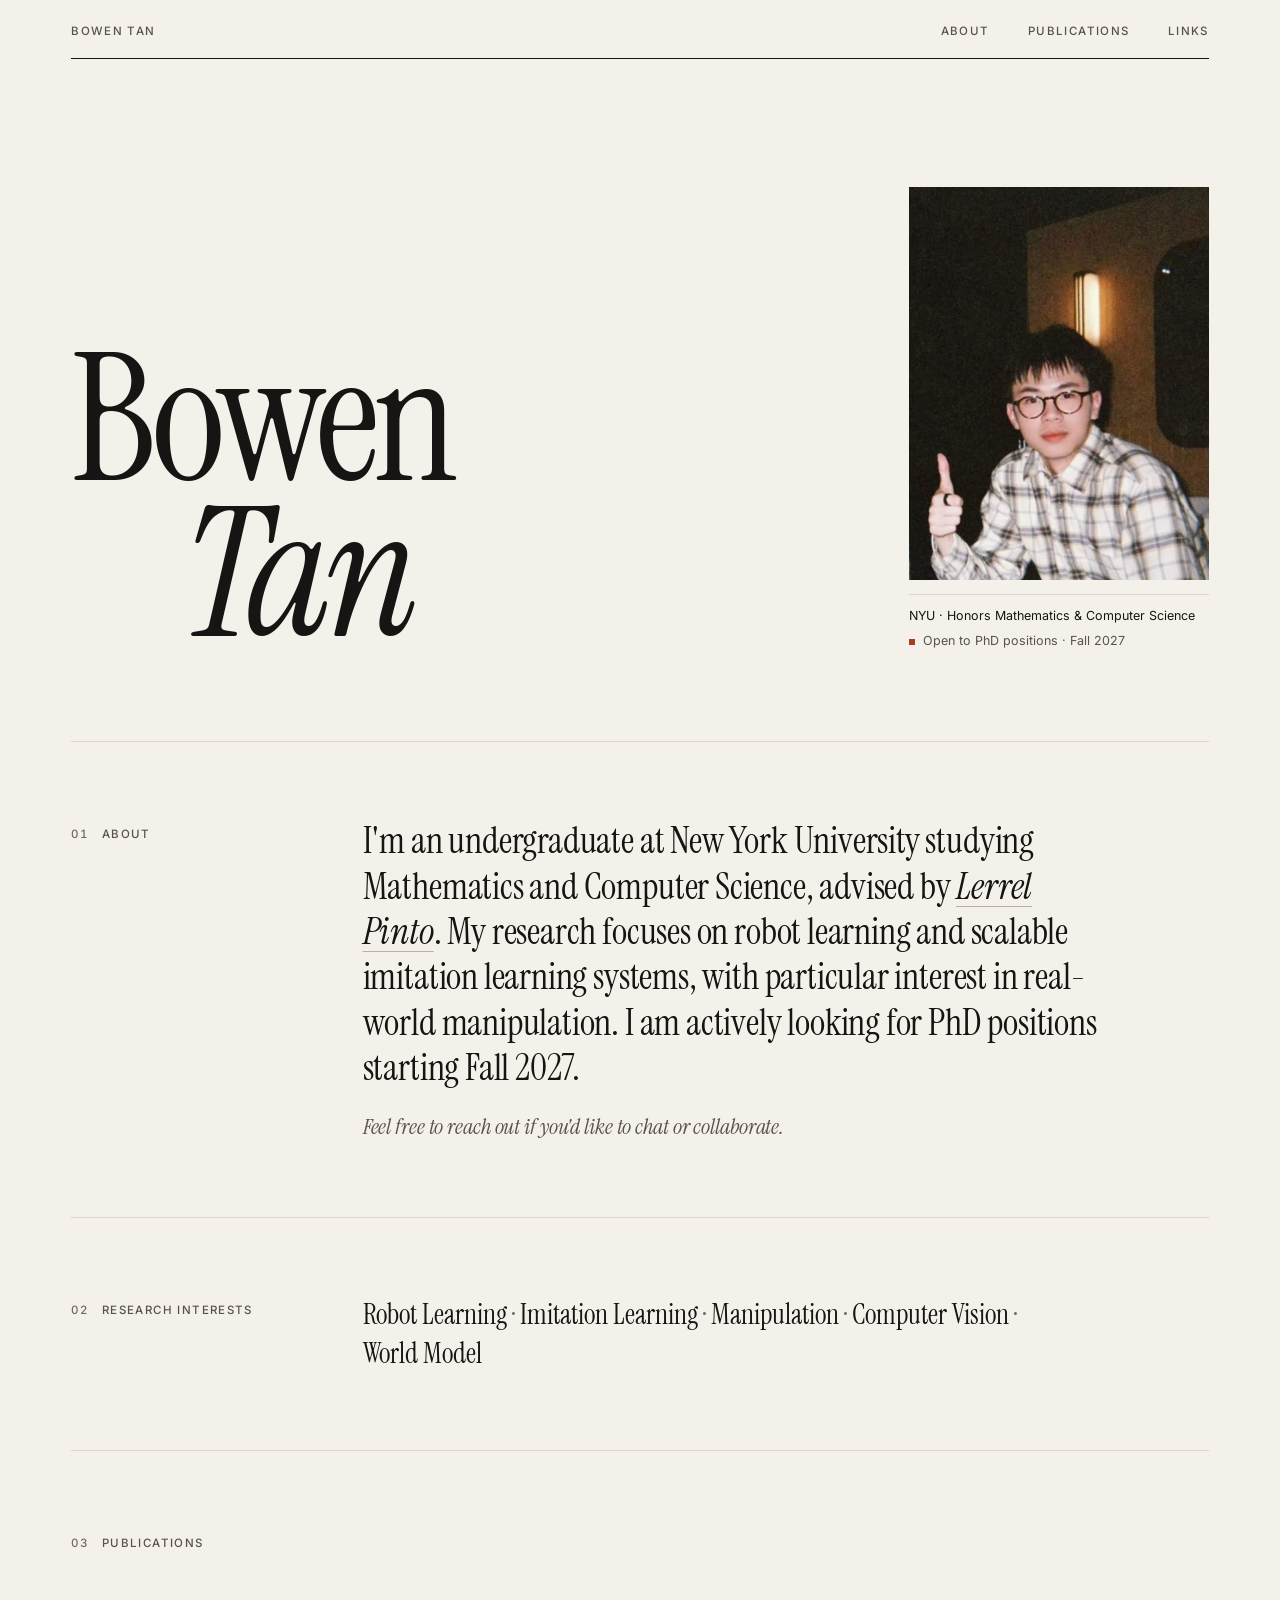
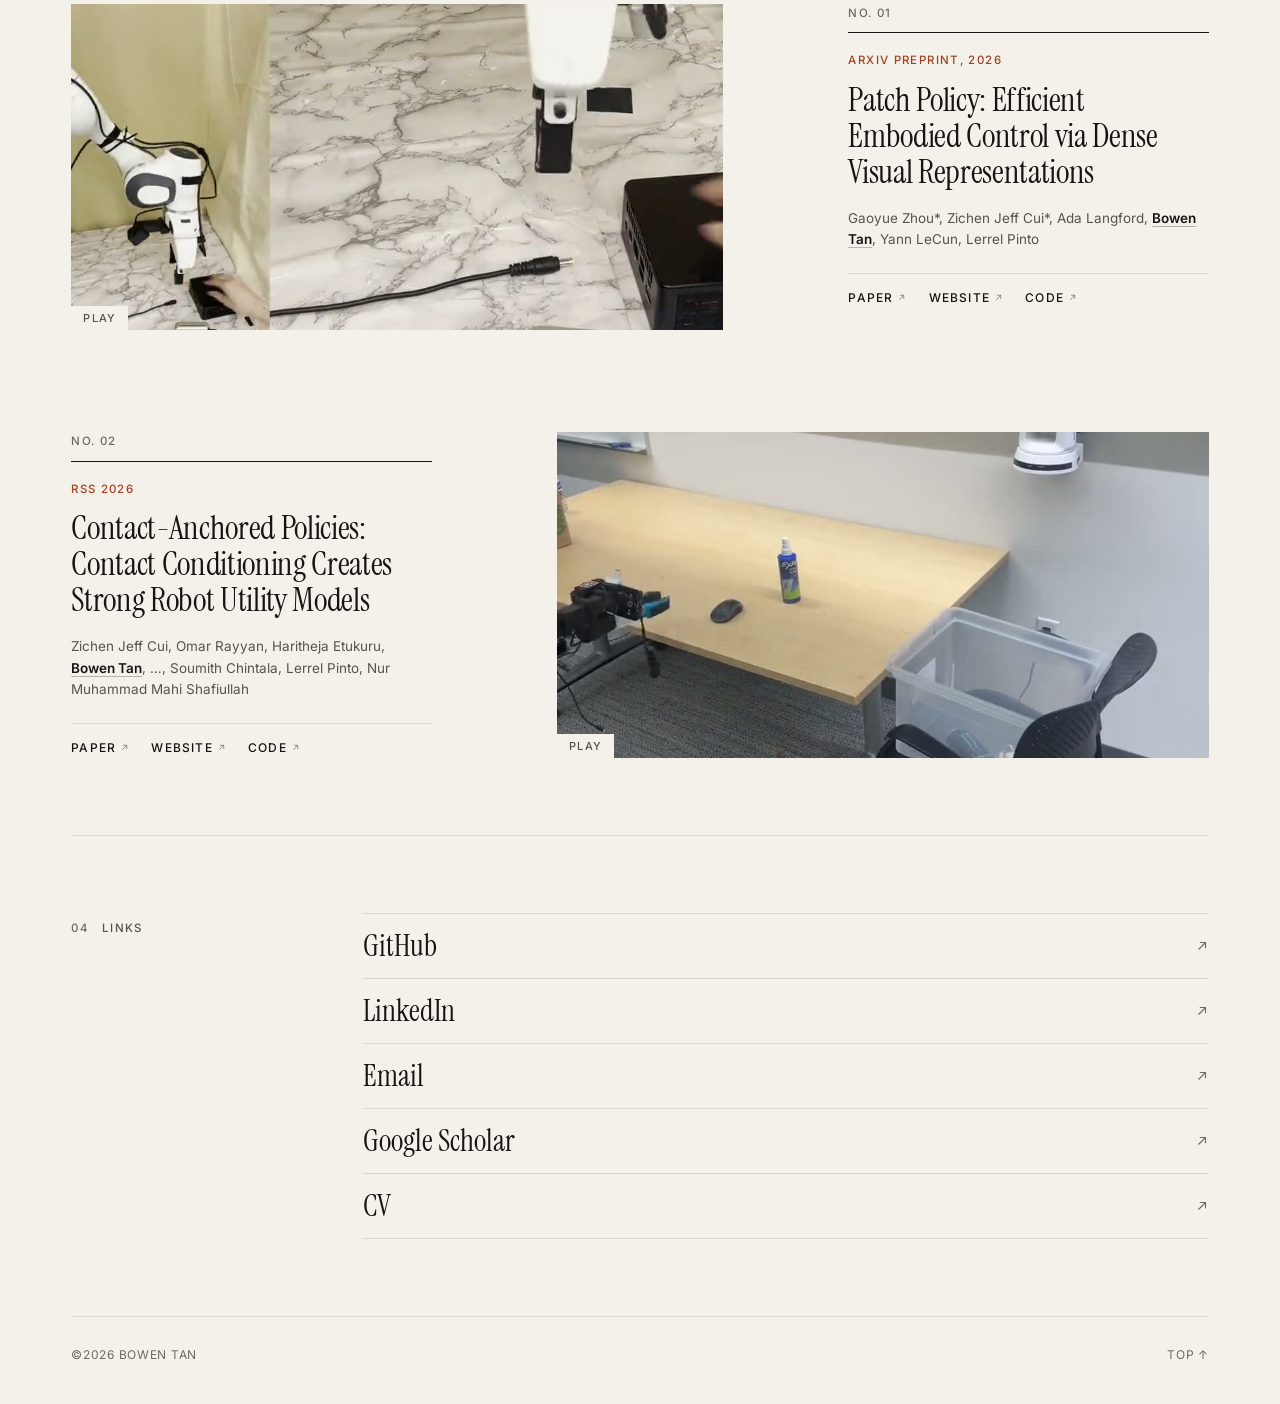
<file: index.html>
<!doctype html>
<html lang="en">
  <head>
    <meta charset="UTF-8" />
    <meta name="viewport" content="width=device-width, initial-scale=1" />
    <title>Bowen Tan</title>
    <meta name="description" content="Bowen Tan — NYU undergraduate studying Math & CS, working on robot learning and AI." />
    <link rel="canonical" href="https://bowen-tan.com/" />

    <link rel="icon" href="favicon.svg" type="image/svg+xml" />
    <meta name="theme-color" content="#f4f1ea" media="(prefers-color-scheme: light)" />
    <meta name="theme-color" content="#141311" media="(prefers-color-scheme: dark)" />

    <!-- Social preview -->
    <meta property="og:type" content="website" />
    <meta property="og:url" content="https://bowen-tan.com/" />
    <meta property="og:title" content="Bowen Tan — NYU, Honors Mathematics &amp; Computer Science" />
    <meta property="og:description" content="Bowen Tan — NYU undergraduate studying Math & CS, working on robot learning and AI." />
    <meta property="og:image" content="https://bowen-tan.com/assets/IMG_0864.jpg" />
    <meta name="twitter:card" content="summary" />
    <meta name="twitter:title" content="Bowen Tan — NYU, Honors Mathematics &amp; Computer Science" />
    <meta name="twitter:description" content="Bowen Tan — NYU undergraduate studying Math & CS, working on robot learning and AI." />
    <meta name="twitter:image" content="https://bowen-tan.com/assets/IMG_0864.jpg" />

    <link rel="preconnect" href="https://fonts.googleapis.com">
    <link rel="preconnect" href="https://fonts.gstatic.com" crossorigin>
    <link rel="stylesheet" href="assets/style.css?v=5" />
    <link href="https://fonts.googleapis.com/css2?family=Instrument+Serif:ital@0;1&family=Inter:wght@400;500;600&display=swap" rel="stylesheet">

    <script type="application/ld+json">
      {
        "@context": "https://schema.org",
        "@type": "Person",
        "name": "Bowen Tan",
        "url": "https://bowen-tan.com/",
        "affiliation": {
          "@type": "CollegeOrUniversity",
          "name": "New York University"
        },
        "sameAs": [
          "https://scholar.google.com/citations?user=etjOJOEAAAAJ",
          "https://github.com/bowen121",
          "https://www.linkedin.com/in/bowen-tan-82212b2b9"
        ]
      }
    </script>
  </head>

  <body>
    <div class="page" id="top">
      <nav class="masthead" aria-label="Sections">
        <span class="masthead-mark">Bowen Tan</span>
        <ul class="masthead-nav">
          <li><a href="#about">About</a></li>
          <li><a href="#research">Publications</a></li>
          <li><a href="#links">Links</a></li>
        </ul>
      </nav>

      <main>
        <header class="hero">
          <h1 class="hero-name"><span>Bowen</span> <em>Tan</em></h1>
          <figure class="hero-portrait">
            <img src="assets/portrait.jpg" alt="Bowen Tan" class="photo" width="696" height="912" />
            <figcaption>
              <p class="affiliation">NYU · Honors Mathematics &amp; Computer Science</p>
              <p class="status"><span class="status-dot" aria-hidden="true"></span>Open to PhD positions · Fall 2027</p>
            </figcaption>
          </figure>
        </header>

        <section class="section" id="about">
          <h2 class="label"><span class="label-num" aria-hidden="true">01</span>About</h2>
          <div class="section-body">
            <p class="intro">
              I'm an undergraduate at New York University studying Mathematics and Computer Science,
              advised by <a href="https://www.lerrelpinto.com/" target="_blank" rel="noreferrer">Lerrel Pinto</a>.
              My research focuses on robot learning and scalable imitation learning systems,
              with particular interest in real-world manipulation.
              I am actively looking for PhD positions starting Fall 2027.
            </p>
            <p class="intro intro-aside">
              Feel free to reach out if you'd like to chat or collaborate.
            </p>
          </div>
        </section>

        <section class="section">
          <h2 class="label"><span class="label-num" aria-hidden="true">02</span>Research Interests</h2>
          <div class="section-body">
            <p class="interests"><span>Robot Learning</span> · <span>Imitation Learning</span> · <span>Manipulation</span> · <span>Computer Vision</span> · <span>World Model</span></p>
          </div>
        </section>

        <section class="section section-papers" id="research">
          <h2 class="label"><span class="label-num" aria-hidden="true">03</span>Publications</h2>
          <div class="papers">
            <article class="paper">
              <div class="paper-media">
                <a href="https://patch-policy.github.io/" target="_blank" rel="noreferrer" tabindex="-1" aria-hidden="true">
                  <video src="assets/media/patch-policy.mp4" poster="assets/media/patch-policy.jpg" muted loop playsinline preload="none"></video>
                </a>
                <button type="button" class="media-toggle" aria-label="Play video">Play</button>
              </div>
              <div class="paper-text">
                <p class="paper-index">No. 01</p>
                <p class="paper-venue">arXiv preprint, 2026</p>
                <h3 class="paper-title">Patch Policy: Efficient Embodied Control via Dense Visual Representations</h3>
                <p class="paper-authors">Gaoyue Zhou*, Zichen Jeff Cui*, Ada Langford, <strong><u>Bowen Tan</u></strong>, Yann LeCun, Lerrel Pinto</p>
                <p class="paper-links">
                  <a href="https://arxiv.org/abs/2607.18236" target="_blank" rel="noreferrer">Paper</a>
                  <a href="https://patch-policy.github.io/" target="_blank" rel="noreferrer">Website</a>
                  <a href="https://github.com/gaoyuezhou/patch_policy" target="_blank" rel="noreferrer">Code</a>
                </p>
              </div>
            </article>
            <article class="paper paper-flip">
              <div class="paper-media">
                <a href="https://cap-policy.github.io/" target="_blank" rel="noreferrer" tabindex="-1" aria-hidden="true">
                  <video src="assets/media/cap-policy.mp4" poster="assets/media/cap-policy.jpg" muted loop playsinline preload="none"></video>
                </a>
                <button type="button" class="media-toggle" aria-label="Play video">Play</button>
              </div>
              <div class="paper-text">
                <p class="paper-index">No. 02</p>
                <p class="paper-venue">RSS 2026</p>
                <h3 class="paper-title">Contact-Anchored Policies: Contact Conditioning Creates Strong Robot Utility Models</h3>
                <p class="paper-authors">Zichen Jeff Cui, Omar Rayyan, Haritheja Etukuru, <strong><u>Bowen Tan</u></strong>, …, Soumith Chintala, Lerrel Pinto, Nur Muhammad Mahi Shafiullah</p>
                <p class="paper-links">
                  <a href="https://arxiv.org/abs/2602.09017" target="_blank" rel="noreferrer">Paper</a>
                  <a href="https://cap-policy.github.io/" target="_blank" rel="noreferrer">Website</a>
                  <a href="https://github.com/jeffacce/cap-policy" target="_blank" rel="noreferrer">Code</a>
                </p>
              </div>
            </article>
          </div>
        </section>

        <section class="section" id="links">
          <h2 class="label"><span class="label-num" aria-hidden="true">04</span>Links</h2>
          <div class="section-body section-body-wide">
            <ul class="links">
              <li><a href="https://github.com/bowen121" target="_blank" rel="noreferrer">GitHub</a></li>
              <li><a href="https://www.linkedin.com/in/bowen-tan-82212b2b9" target="_blank" rel="noreferrer">LinkedIn</a></li>
              <li><a href="mailto:bt2393@nyu.edu">Email</a></li>
              <li><a href="https://scholar.google.com/citations?user=etjOJOEAAAAJ" target="_blank" rel="noreferrer">Google Scholar</a></li>
              <li><a href="assets/BowenTan-CV.pdf" target="_blank" rel="noreferrer">CV</a></li>
            </ul>
          </div>
        </section>
      </main>

      <footer class="foot">
        <span><span id="y"></span> Bowen Tan</span>
        <a href="#top" class="foot-top">Top ↑</a>
      </footer>
    </div>

    <script>
      document.getElementById("y").textContent = "©" + new Date().getFullYear();
      // Project videos: play only while on screen, never under reduced-motion,
      // and stay paused once the visitor pauses them
      var reduceMotion = window.matchMedia("(prefers-reduced-motion: reduce)").matches;
      document.querySelectorAll(".paper-media").forEach(function (media) {
        var video = media.querySelector("video");
        var toggle = media.querySelector(".media-toggle");
        var held = reduceMotion;
        function sync() {
          var label = video.paused ? "Play" : "Pause";
          toggle.textContent = label;
          toggle.setAttribute("aria-label", label + " video");
        }
        video.addEventListener("play", sync);
        video.addEventListener("pause", sync);
        toggle.addEventListener("click", function () {
          held = !video.paused;
          if (video.paused) video.play().catch(function () {}); else video.pause();
        });
        if ("IntersectionObserver" in window) {
          new IntersectionObserver(function (entries) {
            entries.forEach(function (entry) {
              if (entry.isIntersecting && !held) video.play().catch(function () {});
              else if (!entry.isIntersecting) video.pause();
            });
          }, { threshold: 0.25 }).observe(video);
        }
      });
    </script>
  </body>
</html>
</file>
<file: assets/style.css>
:root {
  /* Drawn arrow, not the ↗ character — iOS renders that as an emoji */
  --arrow: url("data:image/svg+xml,%3Csvg xmlns='http://www.w3.org/2000/svg' viewBox='0 0 16 16' fill='none' stroke='black' stroke-width='1.3'%3E%3Cpath d='M4 12 12 4M5.5 4H12v6.5'/%3E%3C/svg%3E");
  --bg: #f4f1ea;
  --text: #161513;
  --text-secondary: #57534c;
  --text-tertiary: #6f6a60;
  --border: #dcd6ca;
  --border-strong: #b9b2a4;
  --media-bg: #e8e3d8;
  --accent: #a2401f;

  --serif: 'Instrument Serif', 'Times New Roman', Georgia, serif;
  --sans: 'Inter', 'Helvetica Neue', Helvetica, Arial, sans-serif;

  --maxw: 1240px;
  --gutter: clamp(20px, 4vw, 56px);
  --col-gap: clamp(16px, 2.2vw, 32px);
}

@media (prefers-color-scheme: dark) {
  :root {
    --bg: #141311;
    --text: #ece8df;
    --text-secondary: #aaa498;
    --text-tertiary: #8f897e;
    --border: #2c2a26;
    --border-strong: #46423b;
    --media-bg: #1e1c19;
    --accent: #e0866a;
  }
}

* {
  box-sizing: border-box;
  margin: 0;
  padding: 0;
}

html {
  font-size: 16px;
  -webkit-text-size-adjust: 100%;
  scroll-behavior: smooth;
}

body {
  font-family: var(--sans);
  background: var(--bg);
  color: var(--text);
  line-height: 1.6;
  -webkit-font-smoothing: antialiased;
  text-rendering: optimizeLegibility;
}

.page {
  max-width: var(--maxw);
  margin: 0 auto;
  padding: 0 var(--gutter);
}

/* Links — hairline underline that darkens on hover */
a {
  color: inherit;
  text-decoration: underline;
  text-decoration-color: var(--border-strong);
  text-decoration-thickness: 1px;
  text-underline-offset: 0.18em;
  transition: color 0.2s ease, text-decoration-color 0.2s ease;
}

a:hover {
  text-decoration-color: currentColor;
}

a:focus-visible {
  outline: 2px solid var(--accent);
  outline-offset: 3px;
}

/* Masthead — a single Swiss-style running line */
.masthead {
  display: flex;
  justify-content: space-between;
  align-items: baseline;
  padding: 22px 0 18px;
  border-bottom: 1px solid var(--text);
  font-size: 11.5px;
  font-weight: 500;
  letter-spacing: 0.12em;
  text-transform: uppercase;
  color: var(--text-secondary);
}

.masthead-nav {
  list-style: none;
  display: flex;
  gap: clamp(16px, 3vw, 40px);
}

.masthead-nav a {
  text-decoration-color: transparent;
}

.masthead-nav a:hover {
  color: var(--text);
  text-decoration-color: currentColor;
}

/* Hero — the name is the image */
.hero {
  display: grid;
  grid-template-columns: repeat(12, minmax(0, 1fr));
  column-gap: var(--col-gap);
  align-items: end;
  padding: clamp(56px, 10vw, 136px) 0 clamp(48px, 7vw, 96px);
  border-bottom: 1px solid var(--border);
}

.hero-name {
  grid-column: 1 / span 8;
  font-family: var(--serif);
  font-weight: 400;
  font-size: clamp(64px, 14vw, 180px);
  line-height: 0.86;
  letter-spacing: -0.035em;
}

.hero-name span,
.hero-name em {
  display: block;
}

.hero-name em {
  font-style: italic;
  padding-left: 0.62em;
}

.hero-portrait {
  grid-column: 9 / span 4;
  justify-self: end;
  width: 100%;
  max-width: 300px;
}

.photo {
  display: block;
  width: 100%;
  height: auto;
  aspect-ratio: 696 / 912;
  object-fit: cover;
  object-position: 50% 50%;
}

.hero-portrait figcaption {
  margin-top: 14px;
  padding-top: 12px;
  border-top: 1px solid var(--border);
  font-size: 12.5px;
  line-height: 1.5;
}

.affiliation {
  color: var(--text);
}

.status {
  display: flex;
  align-items: flex-start;
  gap: 8px;
  margin-top: 6px;
  color: var(--text-secondary);
}

.status-dot {
  width: 6px;
  height: 6px;
  margin-top: calc((1.5em - 6px) / 2);
  background: var(--accent);
  flex-shrink: 0;
}

/* Sections — label in the left margin, body offset into the grid */
.section {
  display: grid;
  grid-template-columns: repeat(12, minmax(0, 1fr));
  column-gap: var(--col-gap);
  padding: clamp(40px, 6vw, 80px) 0;
  border-bottom: 1px solid var(--border);
  scroll-margin-top: 16px;
}

.label {
  grid-column: 1 / span 3;
  display: flex;
  gap: 14px;
  align-items: baseline;
  font-size: 11.5px;
  font-weight: 500;
  letter-spacing: 0.12em;
  text-transform: uppercase;
  color: var(--text-secondary);
  padding-top: 0.55em;
}

.label-num {
  font-variant-numeric: tabular-nums;
  color: var(--text-tertiary);
}

.section-body {
  grid-column: 4 / span 8;
}

.section-body-wide {
  grid-column: 4 / -1;
}

.intro {
  font-family: var(--serif);
  font-size: clamp(26px, 2.9vw, 38px);
  line-height: 1.22;
  letter-spacing: -0.005em;
  text-wrap: pretty;
}

.intro a {
  font-style: italic;
}

.intro-aside {
  margin-top: 1.1em;
  font-size: clamp(19px, 1.7vw, 22px);
  font-style: italic;
  color: var(--text-secondary);
}

/* Interests — break between terms, never inside one */
.interests {
  font-family: var(--serif);
  font-size: clamp(22px, 2.2vw, 28px);
  line-height: 1.4;
  color: var(--text-tertiary);
}

.interests span {
  white-space: nowrap;
  color: var(--text);
}

/* Publications — each paper is a feature spread */
.section-papers .label {
  grid-column: 1 / -1;
  margin-bottom: clamp(32px, 4vw, 56px);
}

.papers {
  grid-column: 1 / -1;
  display: grid;
  gap: clamp(56px, 8vw, 112px);
}

.paper {
  display: grid;
  grid-template-columns: repeat(12, minmax(0, 1fr));
  column-gap: var(--col-gap);
  align-items: start;
}

.paper-media {
  grid-column: 1 / span 7;
  position: relative;
  aspect-ratio: 2 / 1;
  overflow: hidden;
  background: var(--media-bg);
}

.paper-media a {
  display: block;
  height: 100%;
}

.media-toggle {
  position: absolute;
  left: 0;
  bottom: 0;
  padding: 7px 12px 6px;
  border: 0;
  background: var(--bg);
  color: var(--text-secondary);
  font: 500 11px/1 var(--sans);
  letter-spacing: 0.12em;
  text-transform: uppercase;
  cursor: pointer;
  transition: color 0.2s ease;
}

.media-toggle:hover {
  color: var(--text);
}

.media-toggle:focus-visible {
  outline: 2px solid var(--accent);
  outline-offset: -2px;
}

.paper-media video {
  display: block;
  width: 100%;
  height: 100%;
  object-fit: cover;
  transition: opacity 0.4s ease, filter 0.4s ease;
}

.paper:hover .paper-media video {
  filter: contrast(1.04) saturate(1.06);
}

.paper-text {
  grid-column: 9 / span 4;
  display: flex;
  flex-direction: column;
}

.paper-flip .paper-media {
  grid-column: 6 / span 7;
  grid-row: 1;
}

.paper-flip .paper-text {
  grid-column: 1 / span 4;
  grid-row: 1;
}

.paper-index,
.paper-venue {
  font-size: 11.5px;
  font-weight: 500;
  letter-spacing: 0.12em;
  text-transform: uppercase;
}

.paper-index {
  color: var(--text-tertiary);
  padding-bottom: 10px;
  margin-bottom: 18px;
  border-bottom: 1px solid var(--text);
}

.paper-venue {
  color: var(--accent);
  margin-bottom: 12px;
}

.paper-title {
  font-family: var(--serif);
  font-weight: 400;
  font-size: clamp(28px, 2.6vw, 36px);
  line-height: 1.08;
  letter-spacing: -0.01em;
  margin-bottom: 18px;
  text-wrap: balance;
}

.paper-authors {
  font-size: 13.5px;
  line-height: 1.6;
  color: var(--text-secondary);
  margin-bottom: 22px;
}

.paper-authors strong {
  color: var(--text);
  font-weight: 600;
}

.paper-authors u {
  text-decoration: underline;
  text-decoration-color: var(--border-strong);
  text-underline-offset: 0.2em;
}

.paper-links {
  display: flex;
  flex-wrap: wrap;
  gap: 8px 22px;
  padding-top: 14px;
  border-top: 1px solid var(--border);
  font-size: 12px;
  font-weight: 500;
  letter-spacing: 0.1em;
  text-transform: uppercase;
}

.paper-links a {
  text-decoration-color: transparent;
}

.paper-links a::after {
  content: "";
  display: inline-block;
  width: 0.8em;
  height: 0.8em;
  margin-left: 0.3em;
  vertical-align: -0.05em;
  background-color: var(--text-tertiary);
  -webkit-mask: var(--arrow) center / contain no-repeat;
  mask: var(--arrow) center / contain no-repeat;
  transition: background-color 0.2s ease;
}

.paper-links a:hover {
  text-decoration-color: currentColor;
}

.paper-links a:hover::after {
  background-color: var(--accent);
}

/* Links — a typeset index */
.links {
  list-style: none;
  border-top: 1px solid var(--border);
}

.links li {
  border-bottom: 1px solid var(--border);
}

.links a {
  display: flex;
  justify-content: space-between;
  align-items: baseline;
  padding: 14px 0;
  font-family: var(--serif);
  font-size: clamp(24px, 2.4vw, 30px);
  line-height: 1.2;
  text-decoration: none;
  transition: padding 0.25s ease, color 0.2s ease;
}

.links a::after {
  content: "";
  flex-shrink: 0;
  align-self: center;
  width: 14px;
  height: 14px;
  background-color: var(--text-tertiary);
  -webkit-mask: var(--arrow) center / contain no-repeat;
  mask: var(--arrow) center / contain no-repeat;
  transition: background-color 0.2s ease;
}

.links a:hover {
  padding-left: 10px;
}

.links a:hover::after {
  background-color: var(--accent);
}

/* Footer */
.foot {
  display: flex;
  justify-content: space-between;
  padding: 28px 0 40px;
  font-size: 12px;
  letter-spacing: 0.06em;
  text-transform: uppercase;
  color: var(--text-tertiary);
}

.foot-top {
  text-decoration-color: transparent;
}

.foot-top:hover {
  color: var(--text);
  text-decoration-color: currentColor;
}

/* Tablet — tighten the spreads */
@media (max-width: 900px) {
  .hero-name {
    grid-column: 1 / span 7;
  }

  .hero-portrait {
    grid-column: 8 / span 5;
  }

  .paper-media,
  .paper-flip .paper-media {
    grid-column: 1 / span 7;
  }

  .paper-text,
  .paper-flip .paper-text {
    grid-column: 8 / span 5;
  }
}

/* Mobile — single column, same rhythm */
@media (max-width: 640px) {
  .masthead-mark {
    display: none;
  }

  .masthead {
    justify-content: flex-end;
  }

  /* Diagonal: name top-right, photo bottom-left, with clear space between */
  .hero {
    --name-size: min(22vw, 92px);
    display: block;
    padding-top: 48px;
  }

  .hero-name {
    font-size: var(--name-size);
    text-align: right;
  }

  .hero-name span {
    padding-right: 0.45em;
  }

  .hero-name em {
    padding-left: 0;
  }

  .hero-portrait {
    display: grid;
    grid-template-columns: clamp(130px, 40%, 210px) 1fr;
    justify-self: stretch;
    gap: 16px;
    align-items: end;
    max-width: none;
    margin-top: 36px;
  }

  .hero-portrait figcaption {
    margin-top: 0;
  }

  .section {
    display: block;
  }

  .label {
    margin-bottom: 20px;
    padding-top: 0;
  }

  .section-papers .label {
    margin-bottom: 28px;
  }

  .paper {
    display: block;
  }

  .paper-media {
    margin-bottom: 20px;
  }

  .foot {
    padding-bottom: 32px;
  }
}

/* Small phones — caption drops under the photo instead of squeezing beside it */
@media (max-width: 360px) {
  .hero-portrait {
    grid-template-columns: 1fr;
    max-width: 180px;
    justify-self: start;
    margin-top: 32px;
  }
}

/* Selection — monochrome, works in both themes */
::selection {
  background: var(--text);
  color: var(--bg);
}

/* Respect reduced-motion */
@media (prefers-reduced-motion: reduce) {
  html {
    scroll-behavior: auto;
  }

  *,
  *::before,
  *::after {
    transition: none !important;
  }
}
</file>
